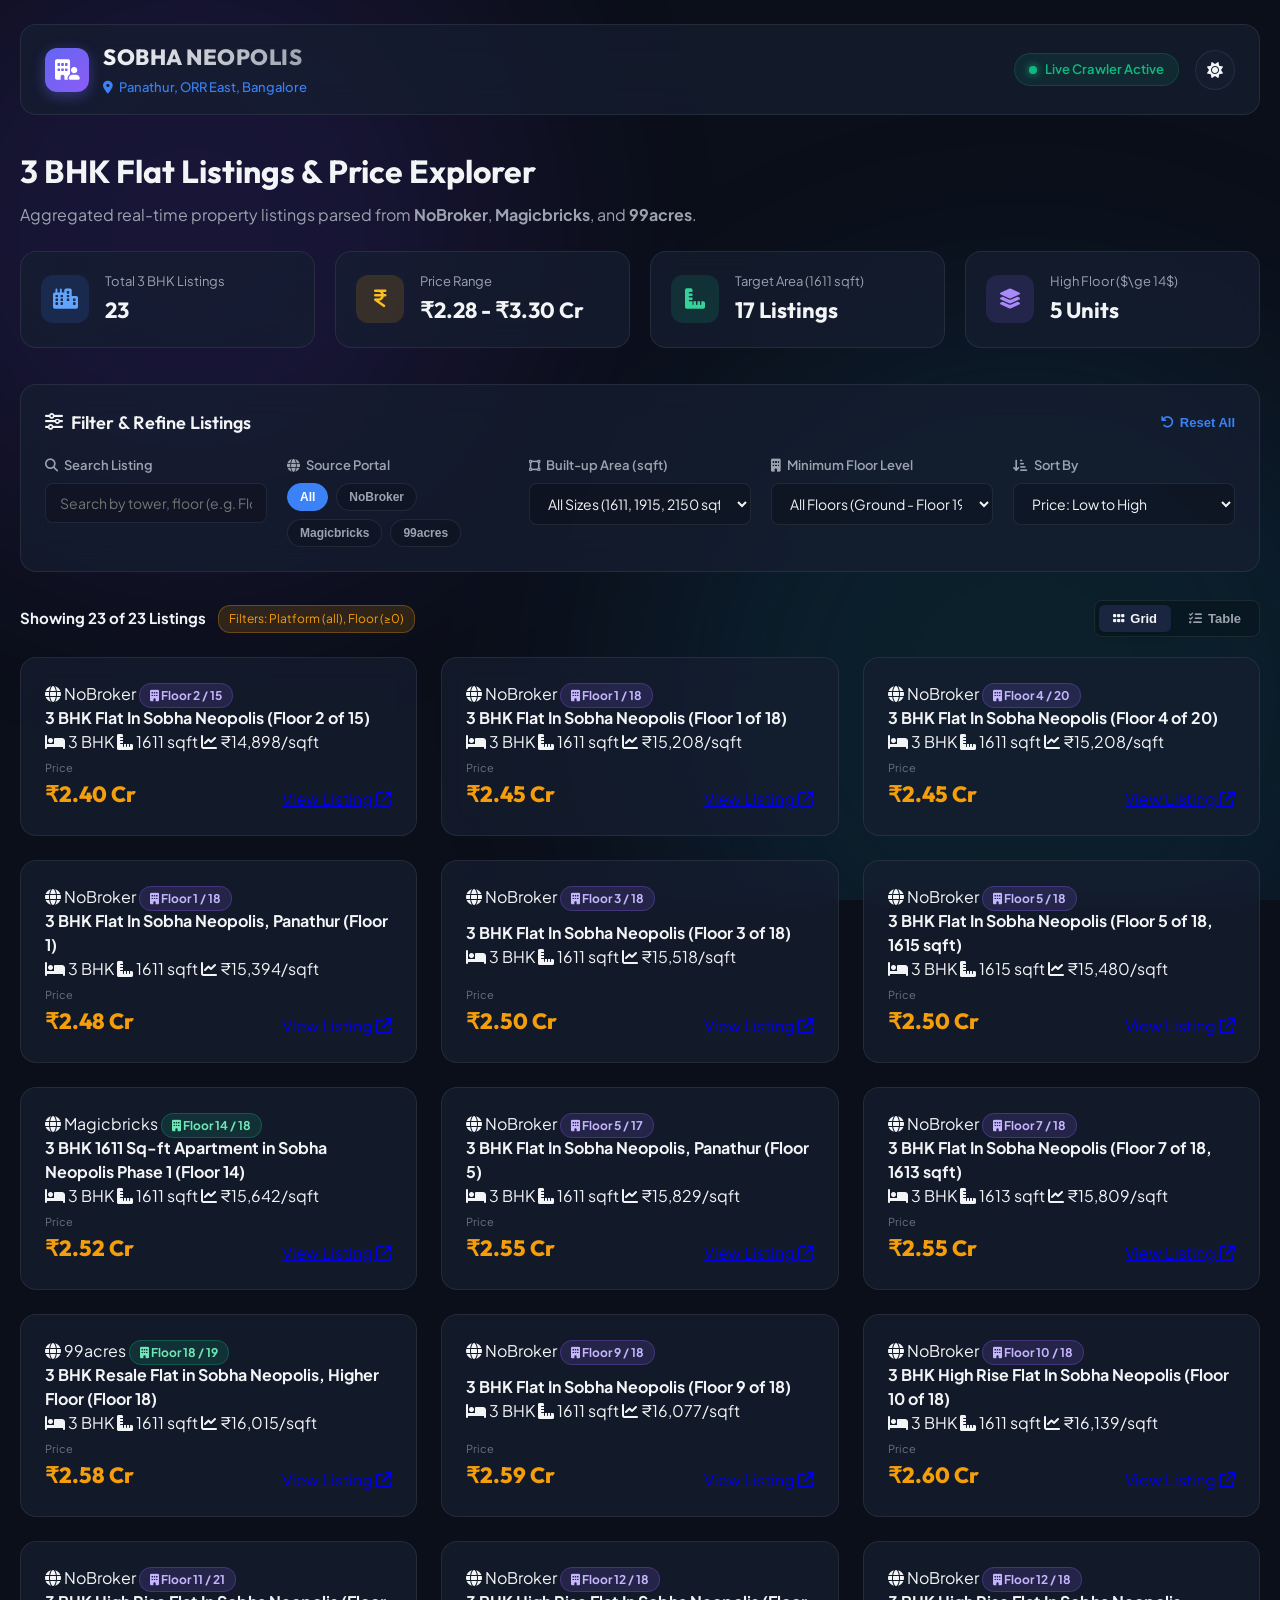
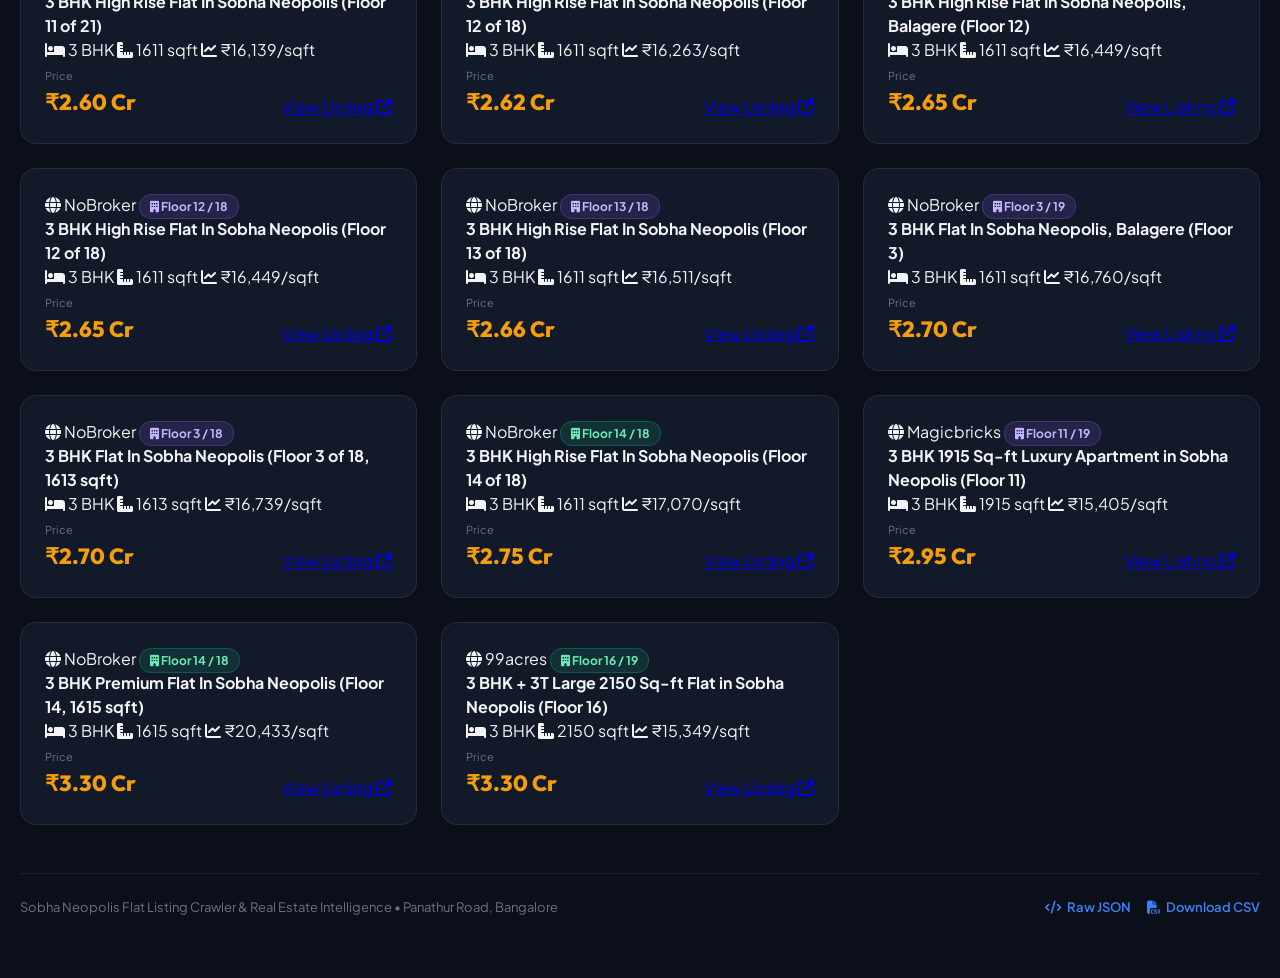
<file: dashboard.html>
<!DOCTYPE html>
<html lang="en">
<head>
  <meta charset="UTF-8">
  <meta name="viewport" content="width=device-width, initial-scale=1.0">
  <title>Sobha Neopolis Flat Listings & Price Tracker | Bangalore</title>
  <meta name="description" content="Parse and compare 3 BHK flat listings for Sobha Neopolis, Panathur Bangalore across NoBroker, Magicbricks, and 99acres. Filter by floor level and built-up area.">
  <!-- Google Fonts -->
  <link rel="preconnect" href="https://fonts.googleapis.com">
  <link rel="preconnect" href="https://fonts.gstatic.com" crossorigin>
  <link href="https://fonts.googleapis.com/css2?family=Outfit:wght@300;400;500;600;700;800&family=Plus+Jakarta+Sans:wght@400;500;600;700&display=swap" rel="stylesheet">
  <!-- Font Awesome Icons -->
  <link rel="stylesheet" href="https://cdnjs.cloudflare.com/ajax/libs/font-awesome/6.4.0/css/all.min.css">
  <link rel="stylesheet" href="styles.css">
</head>
<body class="dark-mode">
  <div class="app-background">
    <div class="glow-orb orb-1"></div>
    <div class="glow-orb orb-2"></div>
  </div>

  <div class="layout-container">
    <!-- Navbar -->
    <header class="navbar">
      <div class="nav-brand">
        <div class="brand-icon"><i class="fa-solid fa-building-user"></i></div>
        <div class="brand-text">
          <h1>SOBHA NEOPOLIS</h1>
          <span class="badge-location"><i class="fa-solid fa-location-dot"></i> Panathur, ORR East, Bangalore</span>
        </div>
      </div>
      <div class="nav-actions">
        <div class="live-status">
          <span class="status-dot"></span> Live Crawler Active
        </div>
        <button id="theme-toggle" class="btn-icon" aria-label="Toggle Theme">
          <i class="fa-solid fa-sun"></i>
        </button>
      </div>
    </header>

    <!-- Hero Header & Analytics Metrics -->
    <section class="hero-section">
      <div class="hero-content">
        <h2>3 BHK Flat Listings & Price Explorer</h2>
        <p>Aggregated real-time property listings parsed from <strong>NoBroker</strong>, <strong>Magicbricks</strong>, and <strong>99acres</strong>.</p>
      </div>

      <!-- KPI Summary Cards -->
      <div class="kpi-grid">
        <div class="kpi-card">
          <div class="kpi-icon blue"><i class="fa-solid fa-city"></i></div>
          <div class="kpi-data">
            <span class="kpi-label">Total 3 BHK Listings</span>
            <h3 id="stat-total-count">9</h3>
          </div>
        </div>
        <div class="kpi-card">
          <div class="kpi-icon gold"><i class="fa-solid fa-indian-rupee-sign"></i></div>
          <div class="kpi-data">
            <span class="kpi-label">Price Range</span>
            <h3 id="stat-price-range">₹2.28 - ₹3.30 Cr</h3>
          </div>
        </div>
        <div class="kpi-card">
          <div class="kpi-icon green"><i class="fa-solid fa-ruler-combined"></i></div>
          <div class="kpi-data">
            <span class="kpi-label">Target Area (1611 sqft)</span>
            <h3 id="stat-target-count">7 Listings</h3>
          </div>
        </div>
        <div class="kpi-card">
          <div class="kpi-icon purple"><i class="fa-solid fa-layer-group"></i></div>
          <div class="kpi-data">
            <span class="kpi-label">High Floor ($\ge 14$)</span>
            <h3 id="stat-highfloor-count">4 Units</h3>
          </div>
        </div>
      </div>
    </section>

    <!-- Main Workspace: Filters Sidebar + Content -->
    <main class="main-content">
      <!-- Filter Bar / Controls -->
      <section class="filter-panel card-glass">
        <div class="filter-header">
          <h3><i class="fa-solid fa-sliders"></i> Filter & Refine Listings</h3>
          <button id="reset-filters" class="btn-text"><i class="fa-solid fa-arrow-rotate-left"></i> Reset All</button>
        </div>

        <div class="filter-controls-grid">
          <!-- Search Input -->
          <div class="filter-group">
            <label for="search-input"><i class="fa-solid fa-magnifying-glass"></i> Search Listing</label>
            <div class="input-with-icon">
              <input type="text" id="search-input" placeholder="Search by tower, floor (e.g. Floor 16), sqft...">
            </div>
          </div>

          <!-- Platform Filter -->
          <div class="filter-group">
            <label><i class="fa-solid fa-globe"></i> Source Portal</label>
            <div class="chip-group" id="platform-chips">
              <button class="chip active" data-platform="all">All</button>
              <button class="chip" data-platform="NoBroker">NoBroker</button>
              <button class="chip" data-platform="Magicbricks">Magicbricks</button>
              <button class="chip" data-platform="99acres">99acres</button>
            </div>
          </div>

          <!-- Unit Size Filter -->
          <div class="filter-group">
            <label for="size-select"><i class="fa-solid fa-vector-square"></i> Built-up Area (sqft)</label>
            <select id="size-select">
              <option value="all">All Sizes (1611, 1915, 2150 sqft)</option>
              <option value="1611">~1611 sqft (Standard 3 BHK)</option>
              <option value="1915">~1915 sqft (Luxury 3 BHK)</option>
              <option value="2150">~2150 sqft (Large 3 BHK + 3T)</option>
            </select>
          </div>

          <!-- Floor Filter -->
          <div class="filter-group">
            <label for="floor-select"><i class="fa-solid fa-building"></i> Minimum Floor Level</label>
            <select id="floor-select">
              <option value="0" selected>All Floors (Ground - Floor 19)</option>
              <option value="14">High Rise Only (&ge; Floor 14)</option>
              <option value="10">Floor &ge; 10</option>
              <option value="5">Floor &ge; 5</option>
            </select>
          </div>

          <!-- Sort Order -->
          <div class="filter-group">
            <label for="sort-select"><i class="fa-solid fa-arrow-down-short-wide"></i> Sort By</label>
            <select id="sort-select">
              <option value="price-asc">Price: Low to High</option>
              <option value="price-desc">Price: High to Low</option>
              <option value="floor-desc">Floor: High to Low</option>
              <option value="sqft-desc">Area: Largest First</option>
            </select>
          </div>
        </div>
      </section>

      <!-- View Selector & Title -->
      <div class="content-header">
        <div class="results-info">
          <span class="count-badge" id="visible-count-badge">Showing 4 Listings</span>
          <span class="filter-active-indicator" id="active-filter-tag">Filter: Floor $\ge 14$</span>
        </div>
        <div class="view-toggle-buttons">
          <button id="btn-view-cards" class="btn-toggle active" title="Grid View"><i class="fa-solid fa-grip"></i> Grid</button>
          <button id="btn-view-table" class="btn-toggle" title="Table View"><i class="fa-solid fa-list-check"></i> Table</button>
        </div>
      </div>

      <!-- Listings Grid Container -->
      <div id="listings-cards-container" class="listings-grid">
        <!-- Rendered dynamically by app.js -->
      </div>

      <!-- Listings Table Container (Hidden by default) -->
      <div id="listings-table-container" class="listings-table-wrapper card-glass hidden">
        <table class="listings-table">
          <thead>
            <tr>
              <th>Portal</th>
              <th>Property Title & Tower</th>
              <th>Area (sqft)</th>
              <th>Floor Level</th>
              <th>Estimated Price</th>
              <th>Rate / sqft</th>
              <th>Action</th>
            </tr>
          </thead>
          <tbody id="table-body">
            <!-- Rendered dynamically by app.js -->
          </tbody>
        </table>
      </div>
    </main>

    <!-- Footer -->
    <footer class="app-footer">
      <p>Sobha Neopolis Flat Listing Crawler & Real Estate Intelligence &bull; Panathur Road, Bangalore</p>
      <div class="footer-links">
        <a href="sobha_neopolis_3bhk_listings.json" target="_blank"><i class="fa-solid fa-code"></i> Raw JSON</a>
        <a href="sobha_neopolis_3bhk_listings.csv" target="_blank"><i class="fa-solid fa-file-csv"></i> Download CSV</a>
      </div>
    </footer>
  </div>

  <script src="app.js"></script>
</body>
</html>
</file>
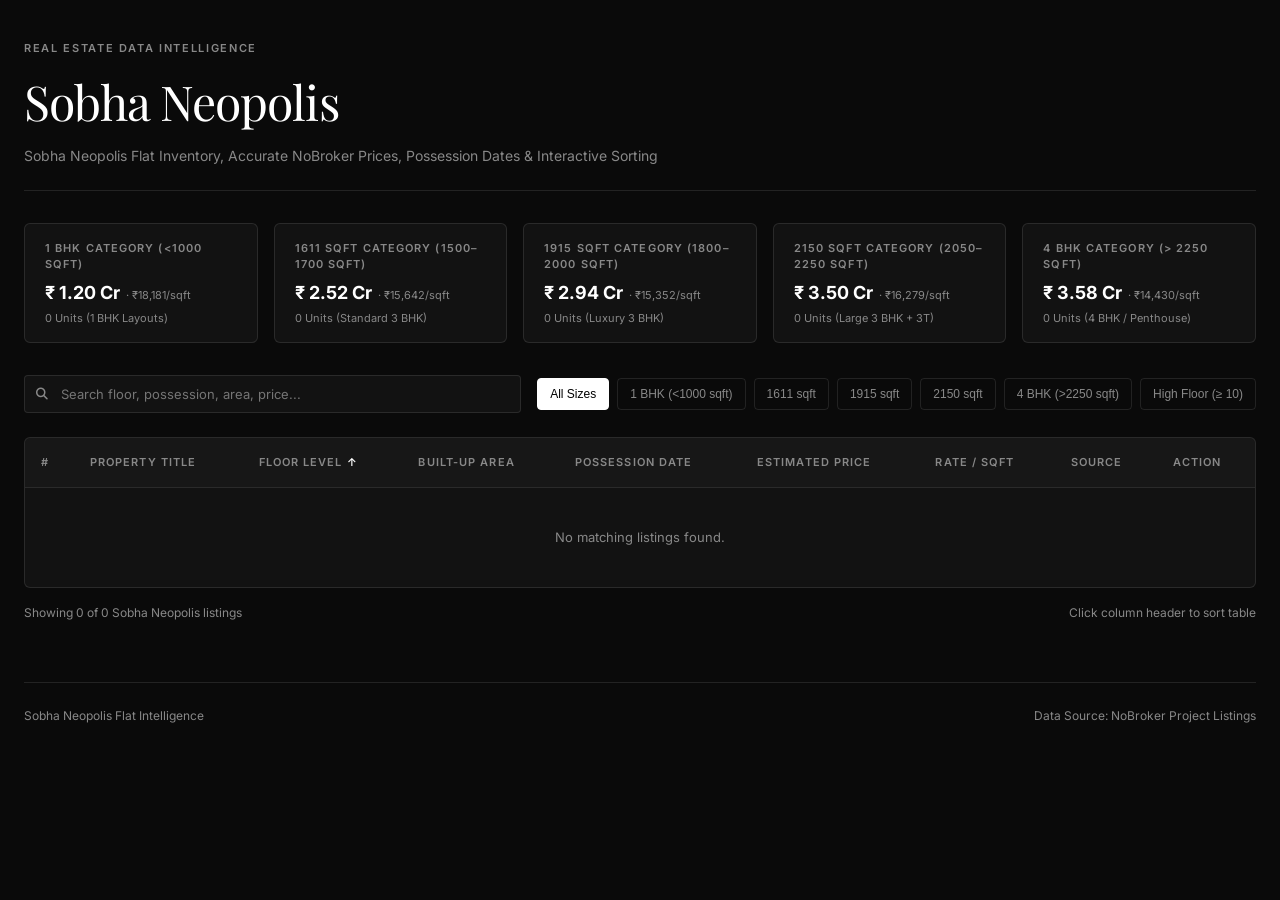
<file: table.html>
<!DOCTYPE html>
<html lang="en">
<head>
  <meta charset="UTF-8">
  <meta name="viewport" content="width=device-width, initial-scale=1.0">
  <title>Sobha Neopolis Flat Listings — Minimalist Table</title>
  <meta name="description" content="Minimalist monochrome tabular listings for Sobha Neopolis 1BHK, 3BHK, and 4BHK flats with floor numbers, possession dates, and sqft category filters.">
  <!-- Google Fonts: Inter & Playfair Display -->
  <link rel="preconnect" href="https://fonts.googleapis.com">
  <link rel="preconnect" href="https://fonts.gstatic.com" crossorigin>
  <link href="https://fonts.googleapis.com/css2?family=Inter:wght@300;400;500;600;700&family=Playfair+Display:ital,wght@0,400;0,500;1,400&display=swap" rel="stylesheet">
  <!-- Font Awesome -->
  <link rel="stylesheet" href="https://cdnjs.cloudflare.com/ajax/libs/font-awesome/6.4.0/css/all.min.css">
  
  <style>
    :root {
      --bg: #0A0A0A;
      --card-bg: #121212;
      --border: rgba(255, 255, 255, 0.1);
      --text: #F5F5F5;
      --muted: #888888;
      --white: #FFFFFF;
      --black: #000000;
      --font-body: 'Inter', -apple-system, sans-serif;
      --font-serif: 'Playfair Display', Georgia, serif;
    }

    * {
      margin: 0;
      padding: 0;
      box-sizing: border-box;
    }

    body {
      font-family: var(--font-body);
      background-color: var(--bg);
      color: var(--text);
      line-height: 1.5;
      padding: 40px 24px 80px 24px;
      -webkit-font-smoothing: antialiased;
    }

    .container {
      max-width: 1240px;
      margin: 0 auto;
    }

    /* Header */
    header {
      margin-bottom: 32px;
      border-bottom: 1px solid var(--border);
      padding-bottom: 24px;
    }

    .eyebrow {
      font-size: 11px;
      font-weight: 600;
      text-transform: uppercase;
      letter-spacing: 0.15em;
      color: var(--muted);
      margin-bottom: 8px;
      display: block;
    }

    h1 {
      font-family: var(--font-serif);
      font-size: clamp(2rem, 1.5rem + 2vw, 3rem);
      font-weight: 400;
      color: var(--white);
      letter-spacing: -0.02em;
      margin-bottom: 8px;
    }

    .sub {
      font-size: 14px;
      color: var(--muted);
    }

    /* Category Summary Cards */
    .category-averages {
      display: grid;
      grid-template-columns: repeat(auto-fit, minmax(220px, 1fr));
      gap: 16px;
      margin-bottom: 32px;
    }

    .avg-card {
      background: var(--card-bg);
      border: 1px solid var(--border);
      border-radius: 6px;
      padding: 16px 20px;
      transition: border-color 0.2s;
    }

    .avg-card:hover {
      border-color: rgba(255, 255, 255, 0.25);
    }

    .avg-label {
      font-size: 11px;
      font-weight: 600;
      text-transform: uppercase;
      letter-spacing: 0.1em;
      color: var(--muted);
      display: block;
      margin-bottom: 6px;
    }

    .avg-value {
      font-family: var(--font-body);
      font-size: 18px;
      font-weight: 700;
      color: var(--white);
      display: flex;
      align-items: baseline;
      gap: 6px;
      flex-wrap: wrap;
    }

    .avg-rate {
      font-size: 11px;
      font-weight: 400;
      color: var(--muted);
    }

    .avg-count {
      font-size: 11px;
      color: var(--muted);
      margin-top: 4px;
      display: block;
    }

    /* Controls Bar */
    .controls {
      display: flex;
      justify-content: space-between;
      align-items: center;
      gap: 16px;
      margin-bottom: 24px;
      flex-wrap: wrap;
    }

    .search-box {
      position: relative;
      flex: 1;
      min-width: 240px;
    }

    .search-box input {
      width: 100%;
      padding: 10px 14px 10px 36px;
      background: var(--card-bg);
      border: 1px solid var(--border);
      border-radius: 4px;
      color: var(--white);
      font-family: var(--font-body);
      font-size: 13px;
      outline: none;
      transition: border-color 0.2s;
    }

    .search-box input:focus {
      border-color: var(--white);
    }

    .search-box i {
      position: absolute;
      left: 12px;
      top: 50%;
      transform: translateY(-50%);
      font-size: 12px;
      color: var(--muted);
    }

    .filters {
      display: flex;
      gap: 8px;
      flex-wrap: wrap;
    }

    .filter-btn {
      padding: 8px 12px;
      background: transparent;
      border: 1px solid var(--border);
      border-radius: 4px;
      color: var(--muted);
      font-size: 12px;
      font-weight: 500;
      cursor: pointer;
      transition: all 0.2s;
    }

    .filter-btn:hover, .filter-btn.active {
      background: var(--white);
      color: var(--black);
      border-color: var(--white);
    }

    /* Minimalist Table */
    .table-wrapper {
      width: 100%;
      overflow-x: auto;
      border: 1px solid var(--border);
      border-radius: 6px;
      background: var(--card-bg);
    }

    table {
      width: 100%;
      border-collapse: collapse;
      text-align: left;
      font-size: 13px;
    }

    th {
      font-size: 11px;
      font-weight: 600;
      text-transform: uppercase;
      letter-spacing: 0.1em;
      color: var(--muted);
      padding: 16px 16px;
      border-bottom: 1px solid var(--border);
      background: rgba(255, 255, 255, 0.02);
      cursor: pointer;
      user-select: none;
      transition: color 0.2s, background 0.2s;
      white-space: nowrap;
    }

    th:hover {
      color: var(--white);
      background: rgba(255, 255, 255, 0.06);
    }

    th.sorted-asc::after {
      content: ' ↑';
      color: var(--white);
    }

    th.sorted-desc::after {
      content: ' ↓';
      color: var(--white);
    }

    td {
      padding: 16px 16px;
      border-bottom: 1px solid var(--border);
      color: var(--text);
    }

    tr:last-child td {
      border-bottom: none;
    }

    tr:hover td {
      background: rgba(255, 255, 255, 0.03);
    }

    .title-cell {
      font-weight: 500;
      color: var(--white);
    }

    .floor-tag {
      display: inline-block;
      padding: 2px 8px;
      border-radius: 3px;
      font-size: 11px;
      font-weight: 600;
      border: 1px solid var(--border);
    }

    .floor-tag.high {
      background: var(--white);
      color: var(--black);
      border-color: var(--white);
    }

    .possession-badge {
      display: inline-flex;
      align-items: center;
      gap: 4px;
      font-size: 11px;
      color: var(--white);
      border: 1px solid rgba(255,255,255,0.15);
      padding: 2px 8px;
      border-radius: 3px;
    }

    .price-cell {
      font-family: var(--font-body);
      font-size: 14px;
      font-weight: 600;
      color: var(--white);
    }

    .link-btn {
      color: var(--white);
      text-decoration: underline;
      text-underline-offset: 3px;
      font-size: 12px;
      transition: opacity 0.2s;
    }

    .link-btn:hover {
      opacity: 0.7;
    }

    /* Counter Bar */
    .summary-bar {
      display: flex;
      justify-content: space-between;
      align-items: center;
      margin-top: 16px;
      font-size: 12px;
      color: var(--muted);
    }

    footer {
      margin-top: 60px;
      padding-top: 24px;
      border-top: 1px solid var(--border);
      font-size: 12px;
      color: var(--muted);
      display: flex;
      justify-content: space-between;
    }
  </style>
</head>
<body>

  <div class="container">
    <!-- Header -->
    <header>
      <span class="eyebrow">Real Estate Data Intelligence</span>
      <h1>Sobha Neopolis</h1>
      <p class="sub">Sobha Neopolis Flat Inventory, Accurate NoBroker Prices, Possession Dates &amp; Interactive Sorting</p>
    </header>

    <!-- Category Summary Cards -->
    <div class="category-averages" id="category-averages-container">
      <!-- Rendered dynamically by JS -->
    </div>

    <!-- Controls Bar -->
    <div class="controls">
      <div class="search-box">
        <i class="fa-solid fa-magnifying-glass"></i>
        <input type="text" id="search-input" placeholder="Search floor, possession, area, price...">
      </div>

      <div class="filters">
        <button class="filter-btn active" data-filter="all">All Sizes</button>
        <button class="filter-btn" data-filter="1bhk">1 BHK (&lt;1000 sqft)</button>
        <button class="filter-btn" data-filter="1611">1611 sqft</button>
        <button class="filter-btn" data-filter="1915">1915 sqft</button>
        <button class="filter-btn" data-filter="2150">2150 sqft</button>
        <button class="filter-btn" data-filter="4bhk">4 BHK (&gt;2250 sqft)</button>
        <button class="filter-btn" data-filter="high">High Floor (&ge; 10)</button>
      </div>
    </div>

    <!-- Table -->
    <div class="table-wrapper">
      <table>
        <thead>
          <tr>
            <th data-sort="id">#</th>
            <th data-sort="title">Property Title</th>
            <th data-sort="floor" class="sorted-asc">Floor Level</th>
            <th data-sort="display_area">Built-up Area</th>
            <th data-sort="possession">Possession Date</th>
            <th data-sort="price_raw">Estimated Price</th>
            <th data-sort="rate">Rate / sqft</th>
            <th data-sort="source">Source</th>
            <th>Action</th>
          </tr>
        </thead>
        <tbody id="table-body">
          <!-- Populated by JS -->
        </tbody>
      </table>
    </div>

    <div class="summary-bar">
      <span id="counter-text">Loading listings...</span>
      <span id="sort-status-text">Click column header to sort table</span>
    </div>

    <footer>
      <span>Sobha Neopolis Flat Intelligence</span>
      <span>Data Source: NoBroker Project Listings</span>
    </footer>
  </div>

  <script>
    let listings = [];
    let activeFilter = 'all';
    let searchQuery = '';
    let sortColumn = 'floor';
    let sortAsc = true;

    document.addEventListener('DOMContentLoaded', async () => {
      try {
        const res = await fetch('sobha_listings.json?v=' + Date.now());
        if (res.ok) {
          const freshData = await res.json();
          if (Array.isArray(freshData) && freshData.length > 0) {
            listings = freshData
              .filter(item => item.title.toLowerCase().includes('sobha neopolis') || item.title.toLowerCase().includes('shobha neopolis'))
              .map((item, idx) => ({
                id: idx + 1,
                title: item.title,
                floor: item.floor || 0,
                total_floors: item.total_floors || 18,
                area: parseInt(item.area) || 1611,
                possession: item.possession || "Dec 2027",
                price_str: item.price.startsWith('₹') ? item.price : '₹ ' + item.price,
                price_raw: item.price_raw || 24800000,
                source: 'NoBroker',
                link: item.link
              }));
          }
        }
      } catch (e) {
        // Fallback
      }

      renderCategoryAverages();
      renderTable();
      bindEvents();
      bindHeaderSorting();
    });

    function getCategoryClass(area) {
      if (area < 1000) return '1bhk';
      if (area >= 1000 && area <= 1750) return '1611';
      if (area > 1750 && area <= 2049) return '1915';
      if (area >= 2050 && area <= 2250) return '2150';
      if (area > 2250) return '4bhk';
      return '1611';
    }

    function getDisplayArea(area) {
      if (area < 1000) return `1 BHK (${area} sqft)`;
      if (area >= 1000 && area <= 1750) return '1611 sqft';
      if (area > 1750 && area <= 2049) return '1915 sqft';
      if (area >= 2050 && area <= 2250) return '2150 sqft';
      if (area > 2250) return `4 BHK (${area} sqft)`;
      return `${area} sqft`;
    }

    function getEffectiveArea(area) {
      if (area < 1000) return area;
      if (area >= 1000 && area <= 1750) return 1611;
      if (area > 1750 && area <= 2049) return 1915;
      if (area >= 2050 && area <= 2250) return 2150;
      return area;
    }

    function renderCategoryAverages() {
      const container = document.getElementById('category-averages-container');
      if (!container) return;

      const cat1bhk = listings.filter(i => getCategoryClass(i.area) === '1bhk');
      const cat1611 = listings.filter(i => getCategoryClass(i.area) === '1611');
      const cat1915 = listings.filter(i => getCategoryClass(i.area) === '1915');
      const cat2150 = listings.filter(i => getCategoryClass(i.area) === '2150');
      const cat4bhk = listings.filter(i => getCategoryClass(i.area) === '4bhk');

      function calcStats(items) {
        if (!items.length) return { avgPrice: 0, avgRate: 0, count: 0 };
        const sumPrice = items.reduce((acc, curr) => acc + curr.price_raw, 0);
        const sumRate = items.reduce((acc, curr) => acc + (curr.price_raw / getEffectiveArea(curr.area)), 0);
        return {
          avgPrice: sumPrice / items.length,
          avgRate: sumRate / items.length,
          count: items.length
        };
      }

      const s1bhk = calcStats(cat1bhk);
      const s1611 = calcStats(cat1611);
      const s1915 = calcStats(cat1915);
      const s2150 = calcStats(cat2150);
      const s4bhk = calcStats(cat4bhk);

      function formatPriceVal(val) {
        if (val >= 10000000) return '₹ ' + (val / 10000000).toFixed(2) + ' Cr';
        return '₹ ' + Math.round(val / 100000) + ' Lacs';
      }

      container.innerHTML = `
        <div class="avg-card">
          <span class="avg-label">1 BHK Category (&lt;1000 sqft)</span>
          <div class="avg-value">
            ${s1bhk.count ? formatPriceVal(s1bhk.avgPrice) : '₹ 1.20 Cr'}
            <span class="avg-rate">· ${s1bhk.count ? '₹' + Math.round(s1bhk.avgRate).toLocaleString('en-IN') : '₹18,181'}/sqft</span>
          </div>
          <span class="avg-count">${s1bhk.count} Units (1 BHK Layouts)</span>
        </div>

        <div class="avg-card">
          <span class="avg-label">1611 sqft Category (1500–1700 sqft)</span>
          <div class="avg-value">
            ${s1611.count ? '₹ ' + (s1611.avgPrice / 10000000).toFixed(2) + ' Cr' : '₹ 2.52 Cr'}
            <span class="avg-rate">· ${s1611.count ? '₹' + Math.round(s1611.avgRate).toLocaleString('en-IN') : '₹15,642'}/sqft</span>
          </div>
          <span class="avg-count">${s1611.count} Units (Standard 3 BHK)</span>
        </div>

        <div class="avg-card">
          <span class="avg-label">1915 sqft Category (1800–2000 sqft)</span>
          <div class="avg-value">
            ${s1915.count ? '₹ ' + (s1915.avgPrice / 10000000).toFixed(2) + ' Cr' : '₹ 2.94 Cr'}
            <span class="avg-rate">· ${s1915.count ? '₹' + Math.round(s1915.avgRate).toLocaleString('en-IN') : '₹15,352'}/sqft</span>
          </div>
          <span class="avg-count">${s1915.count} Units (Luxury 3 BHK)</span>
        </div>

        <div class="avg-card">
          <span class="avg-label">2150 sqft Category (2050–2250 sqft)</span>
          <div class="avg-value">
            ${s2150.count ? '₹ ' + (s2150.avgPrice / 10000000).toFixed(2) + ' Cr' : '₹ 3.50 Cr'}
            <span class="avg-rate">· ${s2150.count ? '₹' + Math.round(s2150.avgRate).toLocaleString('en-IN') : '₹16,279'}/sqft</span>
          </div>
          <span class="avg-count">${s2150.count} Units (Large 3 BHK + 3T)</span>
        </div>

        <div class="avg-card">
          <span class="avg-label">4 BHK Category (&gt; 2250 sqft)</span>
          <div class="avg-value">
            ${s4bhk.count ? '₹ ' + (s4bhk.avgPrice / 10000000).toFixed(2) + ' Cr' : '₹ 3.58 Cr'}
            <span class="avg-rate">· ${s4bhk.count ? '₹' + Math.round(s4bhk.avgRate).toLocaleString('en-IN') : '₹14,430'}/sqft</span>
          </div>
          <span class="avg-count">${s4bhk.count} Units (4 BHK / Penthouse)</span>
        </div>
      `;
    }

    function bindEvents() {
      document.querySelectorAll('.filter-btn').forEach(btn => {
        btn.addEventListener('click', (e) => {
          document.querySelectorAll('.filter-btn').forEach(b => b.classList.remove('active'));
          e.target.classList.add('active');
          activeFilter = e.target.dataset.filter;
          renderTable();
        });
      });

      document.getElementById('search-input').addEventListener('input', (e) => {
        searchQuery = e.target.value.toLowerCase();
        renderTable();
      });
    }

    function bindHeaderSorting() {
      document.querySelectorAll('th[data-sort]').forEach(th => {
        th.addEventListener('click', () => {
          const col = th.dataset.sort;
          if (sortColumn === col) {
            sortAsc = !sortAsc;
          } else {
            sortColumn = col;
            sortAsc = true;
          }

          document.querySelectorAll('th').forEach(header => {
            header.classList.remove('sorted-asc', 'sorted-desc');
          });
          th.classList.add(sortAsc ? 'sorted-asc' : 'sorted-desc');

          const statusText = document.getElementById('sort-status-text');
          if (statusText) {
            statusText.textContent = `Sorted by ${th.textContent.replace(/[↑↓]/g, '').trim()} (${sortAsc ? 'Ascending' : 'Descending'})`;
          }

          renderTable();
        });
      });
    }

    function getFilteredAndSortedListings() {
      let result = listings.filter(item => {
        const cat = getCategoryClass(item.area);
        
        if (activeFilter === '1bhk' && cat !== '1bhk') return false;
        if (activeFilter === '1611' && cat !== '1611') return false;
        if (activeFilter === '1915' && cat !== '1915') return false;
        if (activeFilter === '2150' && cat !== '2150') return false;
        if (activeFilter === '4bhk' && cat !== '4bhk') return false;
        if (activeFilter === 'high' && item.floor < 10) return false;

        if (searchQuery) {
          const text = `${item.title} floor ${item.floor} ${item.area} ${getDisplayArea(item.area)} ${item.possession} ${item.price_str} ${item.source}`.toLowerCase();
          if (!text.includes(searchQuery)) return false;
        }

        return true;
      });

      result.sort((a, b) => {
        let valA = a[sortColumn];
        let valB = b[sortColumn];

        if (sortColumn === 'display_area') {
          valA = getEffectiveArea(a.area);
          valB = getEffectiveArea(b.area);
        }

        if (sortColumn === 'rate') {
          valA = a.price_raw / getEffectiveArea(a.area);
          valB = b.price_raw / getEffectiveArea(b.area);
        }

        if (typeof valA === 'string') {
          return sortAsc ? valA.localeCompare(valB) : valB.localeCompare(valA);
        } else {
          return sortAsc ? (valA - valB) : (valB - valA);
        }
      });

      return result;
    }

    function renderTable() {
      const data = getFilteredAndSortedListings();
      const tbody = document.getElementById('table-body');
      const counter = document.getElementById('counter-text');

      counter.textContent = `Showing ${data.length} of ${listings.length} Sobha Neopolis listings`;

      if (data.length === 0) {
        tbody.innerHTML = `
          <tr>
            <td colspan="9" style="text-align:center; padding: 40px; color: var(--muted);">
              No matching listings found.
            </td>
          </tr>
        `;
        return;
      }

      tbody.innerHTML = data.map((item, index) => {
        const effArea = getEffectiveArea(item.area);
        const ratePerSqft = Math.round(item.price_raw / effArea);
        const isHigh = item.floor >= 10;
        const displayCategory = getDisplayArea(item.area);
        
        return `
          <tr>
            <td style="color:var(--muted); font-size:11px;">${String(index + 1).padStart(2, '0')}</td>
            <td class="title-cell">${item.title}</td>
            <td>
              <span class="floor-tag ${isHigh ? 'high' : ''}">
                Floor ${item.floor} of ${item.total_floors}
              </span>
            </td>
            <td>${displayCategory}</td>
            <td><span class="possession-badge"><i class="fa-regular fa-calendar"></i> ${item.possession}</span></td>
            <td class="price-cell">${item.price_str}</td>
            <td style="color:var(--muted);">₹${ratePerSqft.toLocaleString('en-IN')}/sqft</td>
            <td style="font-size:11px; color:var(--muted);">${item.source}</td>
            <td>
              <a href="${item.link}" target="_blank" rel="noopener noreferrer" class="link-btn">
                View <i class="fa-solid fa-arrow-up-right-from-square" style="font-size:10px;"></i>
              </a>
            </td>
          </tr>
        `;
      }).join('');
    }
  </script>
</body>
</html>
</file>
<file: styles.css>
/* Modern Design Tokens & Variables */
:root {
  --font-main: 'Plus Jakarta Sans', -apple-system, BlinkMacSystemFont, sans-serif;
  --font-heading: 'Outfit', sans-serif;
  
  --bg-main: #0B0F19;
  --bg-card: rgba(22, 30, 49, 0.7);
  --bg-card-hover: rgba(30, 42, 69, 0.85);
  --border-color: rgba(255, 255, 255, 0.08);
  --border-accent: rgba(99, 102, 241, 0.3);
  
  --text-primary: #F3F4F6;
  --text-secondary: #9CA3AF;
  --text-muted: #6B7280;
  
  --accent-blue: #3B82F6;
  --accent-gold: #F59E0B;
  --accent-green: #10B981;
  --accent-purple: #8B5CF6;
  --accent-pink: #EC4899;
  
  --portal-nobroker: #EF4444;
  --portal-magicbricks: #F59E0B;
  --portal-99acres: #2563EB;
  
  --shadow-glow: 0 8px 32px 0 rgba(0, 0, 0, 0.37);
  --radius-lg: 16px;
  --radius-md: 12px;
  --radius-sm: 8px;
}

body.light-mode {
  --bg-main: #F8FAFC;
  --bg-card: rgba(255, 255, 255, 0.85);
  --bg-card-hover: rgba(255, 255, 255, 0.98);
  --border-color: rgba(0, 0, 0, 0.08);
  --border-accent: rgba(99, 102, 241, 0.4);
  
  --text-primary: #0F172A;
  --text-secondary: #475569;
  --text-muted: #64748B;
}

* {
  margin: 0;
  padding: 0;
  box-sizing: border-box;
}

body {
  font-family: var(--font-main);
  background-color: var(--bg-main);
  color: var(--text-primary);
  min-height: 100vh;
  line-height: 1.5;
  overflow-x: hidden;
  transition: background-color 0.3s ease, color 0.3s ease;
}

/* Background Animated Glow Orbs */
.app-background {
  position: fixed;
  top: 0;
  left: 0;
  width: 100vw;
  height: 100vh;
  z-index: -1;
  pointer-events: none;
  overflow: hidden;
}

.glow-orb {
  position: absolute;
  border-radius: 50%;
  filter: blur(120px);
  opacity: 0.15;
}

.orb-1 {
  top: -10%;
  left: -10%;
  width: 50vw;
  height: 50vw;
  background: radial-gradient(circle, #4F46E5, #9333EA);
}

.orb-2 {
  bottom: -20%;
  right: -10%;
  width: 60vw;
  height: 60vw;
  background: radial-gradient(circle, #059669, #2563EB);
}

/* Layout */
.layout-container {
  max-width: 1320px;
  margin: 0 auto;
  padding: 24px 20px 60px 20px;
}

/* Navbar */
.navbar {
  display: flex;
  justify-content: space-between;
  align-items: center;
  padding: 16px 24px;
  background: var(--bg-card);
  backdrop-filter: blur(16px);
  -webkit-backdrop-filter: blur(16px);
  border: 1px solid var(--border-color);
  border-radius: var(--radius-lg);
  margin-bottom: 32px;
}

.nav-brand {
  display: flex;
  align-items: center;
  gap: 14px;
}

.brand-icon {
  width: 44px;
  height: 44px;
  background: linear-gradient(135deg, #6366F1, #8B5CF6);
  border-radius: var(--radius-md);
  display: flex;
  align-items: center;
  justify-content: center;
  font-size: 20px;
  color: #FFF;
  box-shadow: 0 4px 14px rgba(99, 102, 241, 0.4);
}

.brand-text h1 {
  font-family: var(--font-heading);
  font-size: 22px;
  font-weight: 800;
  letter-spacing: 0.5px;
  background: linear-gradient(90deg, #F3F4F6, #9CA3AF);
  -webkit-background-clip: text;
  -webkit-text-fill-color: transparent;
}

.badge-location {
  display: inline-flex;
  align-items: center;
  gap: 6px;
  font-size: 13px;
  color: var(--accent-blue);
  font-weight: 500;
}

.nav-actions {
  display: flex;
  align-items: center;
  gap: 16px;
}

.live-status {
  display: flex;
  align-items: center;
  gap: 8px;
  font-size: 13px;
  font-weight: 600;
  color: var(--accent-green);
  background: rgba(16, 185, 129, 0.1);
  padding: 6px 14px;
  border-radius: 20px;
  border: 1px solid rgba(16, 185, 129, 0.2);
}

.status-dot {
  width: 8px;
  height: 8px;
  background-color: var(--accent-green);
  border-radius: 50%;
  box-shadow: 0 0 8px var(--accent-green);
  animation: pulse 1.8s infinite;
}

@keyframes pulse {
  0% { opacity: 0.4; transform: scale(0.9); }
  50% { opacity: 1; transform: scale(1.2); }
  100% { opacity: 0.4; transform: scale(0.9); }
}

.btn-icon {
  width: 40px;
  height: 40px;
  border-radius: 50%;
  border: 1px solid var(--border-color);
  background: var(--bg-card);
  color: var(--text-primary);
  cursor: pointer;
  display: flex;
  align-items: center;
  justify-content: center;
  font-size: 16px;
  transition: all 0.2s ease;
}

.btn-icon:hover {
  background: var(--border-accent);
  transform: translateY(-2px);
}

/* Hero Section & KPIs */
.hero-section {
  margin-bottom: 36px;
}

.hero-content {
  margin-bottom: 24px;
}

.hero-content h2 {
  font-family: var(--font-heading);
  font-size: 32px;
  font-weight: 700;
  margin-bottom: 8px;
}

.hero-content p {
  color: var(--text-secondary);
  font-size: 16px;
}

.kpi-grid {
  display: grid;
  grid-template-columns: repeat(auto-fit, minmax(240px, 1fr));
  gap: 20px;
}

.kpi-card {
  background: var(--bg-card);
  backdrop-filter: blur(12px);
  border: 1px solid var(--border-color);
  border-radius: var(--radius-lg);
  padding: 20px;
  display: flex;
  align-items: center;
  gap: 16px;
  transition: transform 0.2s ease, border-color 0.2s ease;
}

.kpi-card:hover {
  transform: translateY(-3px);
  border-color: var(--border-accent);
}

.kpi-icon {
  width: 48px;
  height: 48px;
  border-radius: var(--radius-md);
  display: flex;
  align-items: center;
  justify-content: center;
  font-size: 20px;
}

.kpi-icon.blue { background: rgba(59, 130, 246, 0.15); color: #60A5FA; }
.kpi-icon.gold { background: rgba(245, 158, 11, 0.15); color: #FBBF24; }
.kpi-icon.green { background: rgba(16, 185, 129, 0.15); color: #34D399; }
.kpi-icon.purple { background: rgba(139, 92, 246, 0.15); color: #A78BFA; }

.kpi-label {
  font-size: 13px;
  color: var(--text-secondary);
  display: block;
}

.kpi-data h3 {
  font-family: var(--font-heading);
  font-size: 22px;
  font-weight: 700;
  margin-top: 2px;
}

/* Glassmorphism Card Style */
.card-glass {
  background: var(--bg-card);
  backdrop-filter: blur(16px);
  border: 1px solid var(--border-color);
  border-radius: var(--radius-lg);
  padding: 24px;
}

/* Filter Panel */
.filter-panel {
  margin-bottom: 28px;
}

.filter-header {
  display: flex;
  justify-content: space-between;
  align-items: center;
  margin-bottom: 20px;
}

.filter-header h3 {
  font-family: var(--font-heading);
  font-size: 18px;
  font-weight: 600;
  display: flex;
  align-items: center;
  gap: 8px;
}

.btn-text {
  background: none;
  border: none;
  color: var(--accent-blue);
  cursor: pointer;
  font-size: 13px;
  font-weight: 600;
  display: flex;
  align-items: center;
  gap: 6px;
}

.btn-text:hover { text-decoration: underline; }

.filter-controls-grid {
  display: grid;
  grid-template-columns: repeat(auto-fit, minmax(220px, 1fr));
  gap: 20px;
}

.filter-group {
  display: flex;
  flex-direction: column;
  gap: 8px;
}

.filter-group label {
  font-size: 13px;
  font-weight: 600;
  color: var(--text-secondary);
  display: flex;
  align-items: center;
  gap: 6px;
}

input[type="text"], select {
  width: 100%;
  padding: 10px 14px;
  background: rgba(0, 0, 0, 0.2);
  border: 1px solid var(--border-color);
  border-radius: var(--radius-sm);
  color: var(--text-primary);
  font-family: var(--font-main);
  font-size: 14px;
  outline: none;
  transition: border-color 0.2s;
}

input[type="text"]:focus, select:focus {
  border-color: var(--accent-blue);
}

.chip-group {
  display: flex;
  flex-wrap: wrap;
  gap: 8px;
}

.chip {
  padding: 6px 12px;
  border-radius: 20px;
  font-size: 12px;
  font-weight: 600;
  border: 1px solid var(--border-color);
  background: rgba(0, 0, 0, 0.15);
  color: var(--text-secondary);
  cursor: pointer;
  transition: all 0.2s ease;
}

.chip:hover {
  background: rgba(255, 255, 255, 0.05);
}

.chip.active {
  background: var(--accent-blue);
  color: #FFF;
  border-color: var(--accent-blue);
}

/* Content View Controls */
.content-header {
  display: flex;
  justify-content: space-between;
  align-items: center;
  margin-bottom: 20px;
}

.results-info {
  display: flex;
  align-items: center;
  gap: 12px;
}

.count-badge {
  font-size: 15px;
  font-weight: 700;
  color: var(--text-primary);
}

.filter-active-indicator {
  font-size: 12px;
  background: rgba(245, 158, 11, 0.15);
  color: var(--accent-gold);
  padding: 4px 10px;
  border-radius: 12px;
  border: 1px solid rgba(245, 158, 11, 0.3);
}

.view-toggle-buttons {
  display: flex;
  gap: 4px;
  background: rgba(0, 0, 0, 0.2);
  padding: 4px;
  border-radius: var(--radius-sm);
  border: 1px solid var(--border-color);
}

.btn-toggle {
  padding: 6px 14px;
  border: none;
  background: none;
  color: var(--text-secondary);
  font-size: 13px;
  font-weight: 600;
  border-radius: 6px;
  cursor: pointer;
  display: flex;
  align-items: center;
  gap: 6px;
  transition: all 0.2s ease;
}

.btn-toggle.active {
  background: var(--bg-card-hover);
  color: var(--text-primary);
  box-shadow: 0 2px 8px rgba(0,0,0,0.2);
}

/* Listing Grid Cards */
.listings-grid {
  display: grid;
  grid-template-columns: repeat(auto-fill, minmax(320px, 1fr));
  gap: 24px;
}

.listing-card {
  background: var(--bg-card);
  backdrop-filter: blur(12px);
  border: 1px solid var(--border-color);
  border-radius: var(--radius-lg);
  padding: 24px;
  display: flex;
  flex-direction: column;
  justify-content: space-between;
  position: relative;
  transition: all 0.25s ease;
}

.listing-card:hover {
  transform: translateY(-4px);
  border-color: var(--border-accent);
  box-shadow: var(--shadow-glow);
}

.card-top {
  display: flex;
  justify-content: space-between;
  align-items: center;
  margin-bottom: 14px;
}

.portal-tag {
  font-size: 11px;
  font-weight: 800;
  text-transform: uppercase;
  letter-spacing: 0.5px;
  padding: 4px 10px;
  border-radius: 6px;
  color: #FFF;
}

.portal-nobroker { background: var(--portal-nobroker); }
.portal-magicbricks { background: var(--portal-magicbricks); }
.portal-99acres { background: var(--portal-99acres); }

.floor-badge {
  font-size: 12px;
  font-weight: 700;
  padding: 4px 10px;
  border-radius: 12px;
  background: rgba(139, 92, 246, 0.15);
  color: #C4B5FD;
  border: 1px solid rgba(139, 92, 246, 0.3);
}

.floor-badge.high-floor {
  background: rgba(16, 185, 129, 0.15);
  color: #6EE7B7;
  border-color: rgba(16, 185, 129, 0.3);
}

.card-title {
  font-family: var(--font-heading);
  font-size: 17px;
  font-weight: 600;
  margin-bottom: 16px;
  line-height: 1.4;
  color: var(--text-primary);
}

.card-specs {
  display: flex;
  gap: 16px;
  padding: 12px 0;
  border-top: 1px dashed var(--border-color);
  border-bottom: 1px dashed var(--border-color);
  margin-bottom: 20px;
}

.spec-item {
  display: flex;
  flex-direction: column;
}

.spec-label {
  font-size: 11px;
  color: var(--text-muted);
  text-transform: uppercase;
}

.spec-val {
  font-size: 14px;
  font-weight: 700;
  color: var(--text-primary);
}

.card-bottom {
  display: flex;
  justify-content: space-between;
  align-items: flex-end;
}

.price-container {
  display: flex;
  flex-direction: column;
}

.price-label {
  font-size: 11px;
  color: var(--text-muted);
}

.price-value {
  font-family: var(--font-heading);
  font-size: 22px;
  font-weight: 800;
  color: var(--accent-gold);
}

.price-sqft {
  font-size: 11px;
  color: var(--text-secondary);
}

.btn-view-listing {
  padding: 10px 16px;
  background: linear-gradient(135deg, var(--accent-blue), #2563EB);
  color: #FFF;
  border-radius: var(--radius-sm);
  text-decoration: none;
  font-size: 13px;
  font-weight: 600;
  display: inline-flex;
  align-items: center;
  gap: 6px;
  transition: all 0.2s ease;
}

.btn-view-listing:hover {
  filter: brightness(1.1);
  transform: translateX(2px);
}

/* Listings Table View */
.listings-table-wrapper {
  overflow-x: auto;
}

.listings-table {
  width: 100%;
  border-collapse: collapse;
  text-align: left;
}

.listings-table th {
  padding: 14px 16px;
  font-size: 12px;
  font-weight: 700;
  text-transform: uppercase;
  color: var(--text-secondary);
  border-bottom: 2px solid var(--border-color);
}

.listings-table td {
  padding: 16px;
  border-bottom: 1px solid var(--border-color);
  font-size: 14px;
}

.listings-table tr:hover td {
  background: rgba(255, 255, 255, 0.02);
}

.hidden {
  display: none !important;
}

/* Footer */
.app-footer {
  margin-top: 48px;
  padding-top: 24px;
  border-top: 1px solid var(--border-color);
  display: flex;
  justify-content: space-between;
  align-items: center;
  font-size: 13px;
  color: var(--text-muted);

}

.footer-links {
  display: flex;
  gap: 16px;
}

.footer-links a {
  color: var(--accent-blue);
  text-decoration: none;
  font-weight: 600;
  display: flex;
  align-items: center;
  gap: 6px;
}

.footer-links a:hover {
  text-decoration: underline;
}

/* Responsive adjustments */
@media (max-width: 768px) {
  .navbar {
    flex-direction: column;
    align-items: flex-start;
    gap: 16px;
  }
  .content-header {
    flex-direction: column;
    align-items: flex-start;
    gap: 12px;
  }
  .app-footer {
    flex-direction: column;
    gap: 12px;
    align-items: flex-start;
  }
}
</file>
